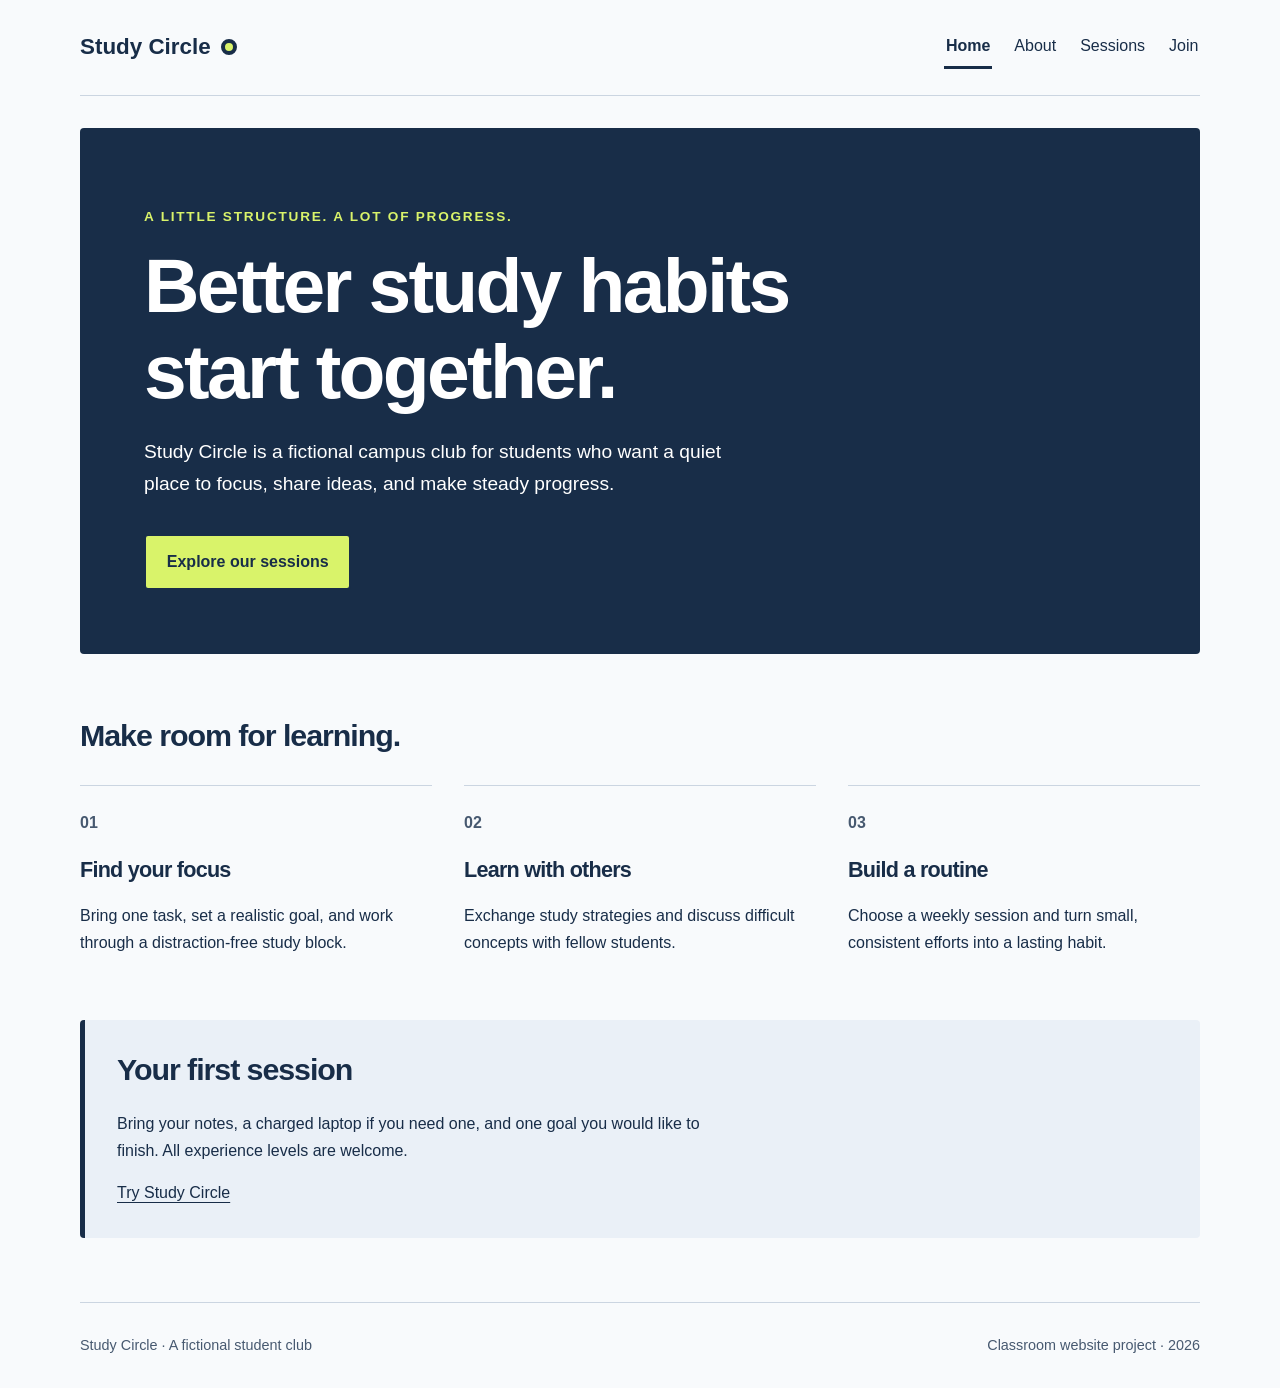
<file: index.html>
<!doctype html>
<html lang="en">
<head>
<meta charset="utf-8">
<meta name="viewport" content="width=device-width, initial-scale=1">
<meta name="description" content="Study Circle: a fictional campus study club for focused learning and peer support.">
<title>Home | Study Circle</title>
<link rel="stylesheet" href="styles.css">
<link rel="icon" type="image/svg+xml" href="data:image/svg+xml,%3Csvg%20xmlns='http://www.w3.org/2000/svg'%20viewBox='0%200%2032%2032'%3E%3Crect%20width='32'%20height='32'%20rx='8'%20fill='%23182d48'/%3E%3Ccircle%20cx='16'%20cy='16'%20r='8'%20fill='none'%20stroke='%23d9f36a'%20stroke-width='4'/%3E%3C/svg%3E">
</head>
<body>
<a class="skip-link" href="#main">Skip to content</a>
<header class="site-header">
<a class="brand" href="index.html">Study Circle<span class="brand-dot" aria-hidden="true">
</span>
</a>
<nav aria-label="Main navigation">
<a href="index.html" aria-current="page">Home</a>
<a href="about.html">About</a>
<a href="sessions.html">Sessions</a>
<a href="join.html">Join</a>
</nav>
</header>
<main id="main">
<section class="hero">
<p class="eyebrow">A little structure. A lot of progress.</p>
<h1>Better study habits<br>start together.</h1>
<p class="lead">Study Circle is a fictional campus club for students who want a quiet place to focus, share ideas, and make steady progress.</p>
<a class="button" href="sessions.html">Explore our sessions</a>
</section>
<section aria-labelledby="benefits">
<h2 id="benefits">Make room for learning.</h2>
<div class="grid">
<article>
<span class="number">01</span>
<h3>Find your focus</h3>
<p>Bring one task, set a realistic goal, and work through a distraction-free study block.</p>
</article>
<article>
<span class="number">02</span>
<h3>Learn with others</h3>
<p>Exchange study strategies and discuss difficult concepts with fellow students.</p>
</article>
<article>
<span class="number">03</span>
<h3>Build a routine</h3>
<p>Choose a weekly session and turn small, consistent efforts into a lasting habit.</p>
</article>
</div>
</section>
<aside class="note">
<h2>Your first session</h2>
<p>Bring your notes, a charged laptop if you need one, and one goal you would like to finish. All experience levels are welcome.</p>
<a href="join.html">Try Study Circle</a>
</aside>
</main>
<footer>
<p>Study Circle · A fictional student club</p>
<p>Classroom website project · 2026</p>
</footer>
</body>
</html>
</file>
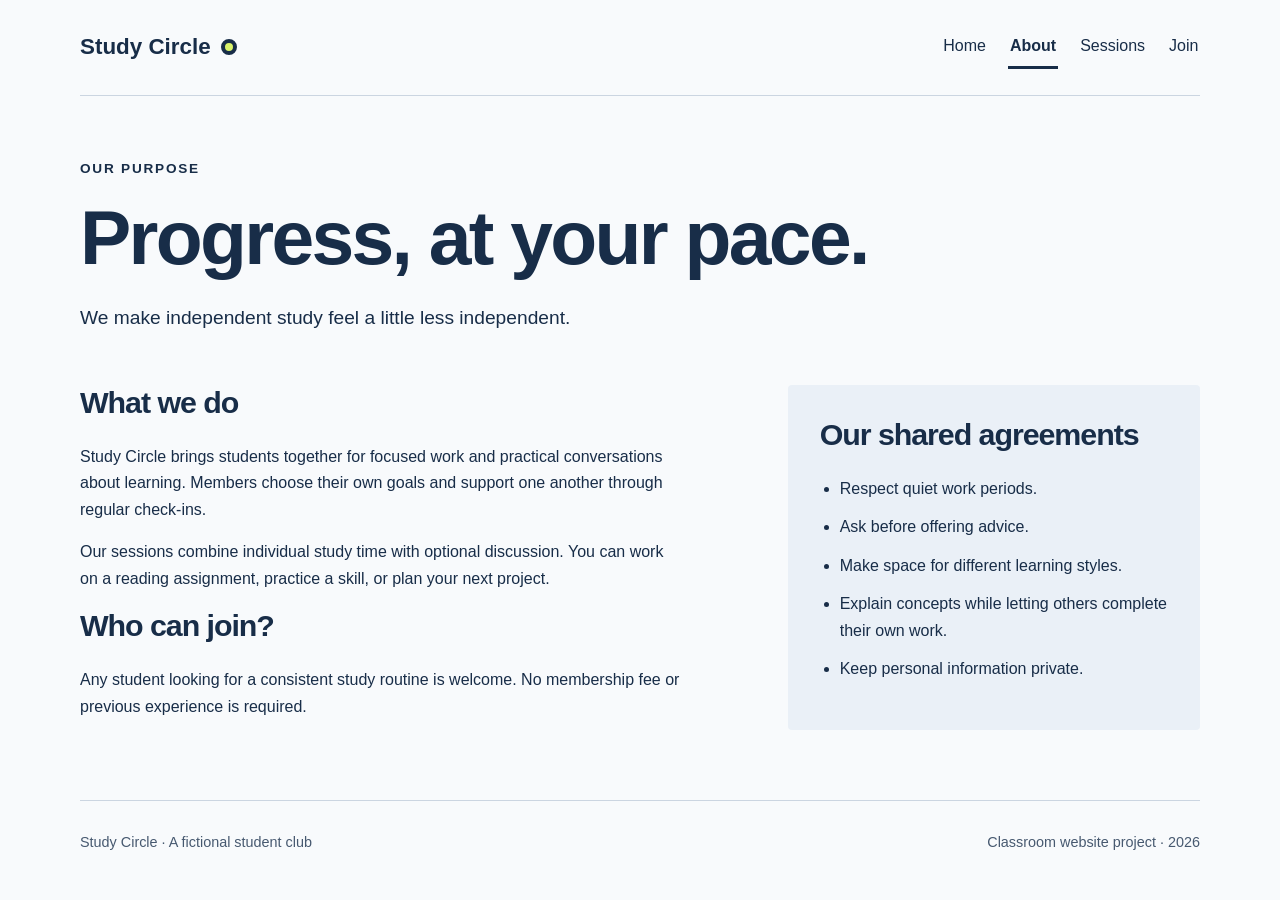
<file: about.html>
<!doctype html>
<html lang="en">
<head>
<meta charset="utf-8">
<meta name="viewport" content="width=device-width, initial-scale=1">
<meta name="description" content="Study Circle: a fictional campus study club for focused learning and peer support.">
<title>About | Study Circle</title>
<link rel="stylesheet" href="styles.css">
<link rel="icon" type="image/svg+xml" href="data:image/svg+xml,%3Csvg%20xmlns='http://www.w3.org/2000/svg'%20viewBox='0%200%2032%2032'%3E%3Crect%20width='32'%20height='32'%20rx='8'%20fill='%23182d48'/%3E%3Ccircle%20cx='16'%20cy='16'%20r='8'%20fill='none'%20stroke='%23d9f36a'%20stroke-width='4'/%3E%3C/svg%3E">
</head>
<body>
<a class="skip-link" href="#main">Skip to content</a>
<header class="site-header">
<a class="brand" href="index.html">Study Circle<span class="brand-dot" aria-hidden="true">
</span>
</a>
<nav aria-label="Main navigation">
<a href="index.html">Home</a>
<a href="about.html" aria-current="page">About</a>
<a href="sessions.html">Sessions</a>
<a href="join.html">Join</a>
</nav>
</header>
<main id="main">
<header class="page-heading">
<p class="eyebrow">Our purpose</p>
<h1>Progress, at your pace.</h1>
<p class="lead">We make independent study feel a little less independent.</p>
</header>
<div class="two-column">
<section>
<h2>What we do</h2>
<p>Study Circle brings students together for focused work and practical conversations about learning. Members choose their own goals and support one another through regular check-ins.</p>
<p>Our sessions combine individual study time with optional discussion. You can work on a reading assignment, practice a skill, or plan your next project.</p>
<h2>Who can join?</h2>
<p>Any student looking for a consistent study routine is welcome. No membership fee or previous experience is required.</p>
</section>
<section class="panel">
<h2>Our shared agreements</h2>
<ul>
<li>Respect quiet work periods.</li>
<li>Ask before offering advice.</li>
<li>Make space for different learning styles.</li>
<li>Explain concepts while letting others complete their own work.</li>
<li>Keep personal information private.</li>
</ul>
</section>
</div>
</main>
<footer>
<p>Study Circle · A fictional student club</p>
<p>Classroom website project · 2026</p>
</footer>
</body>
</html>
</file>
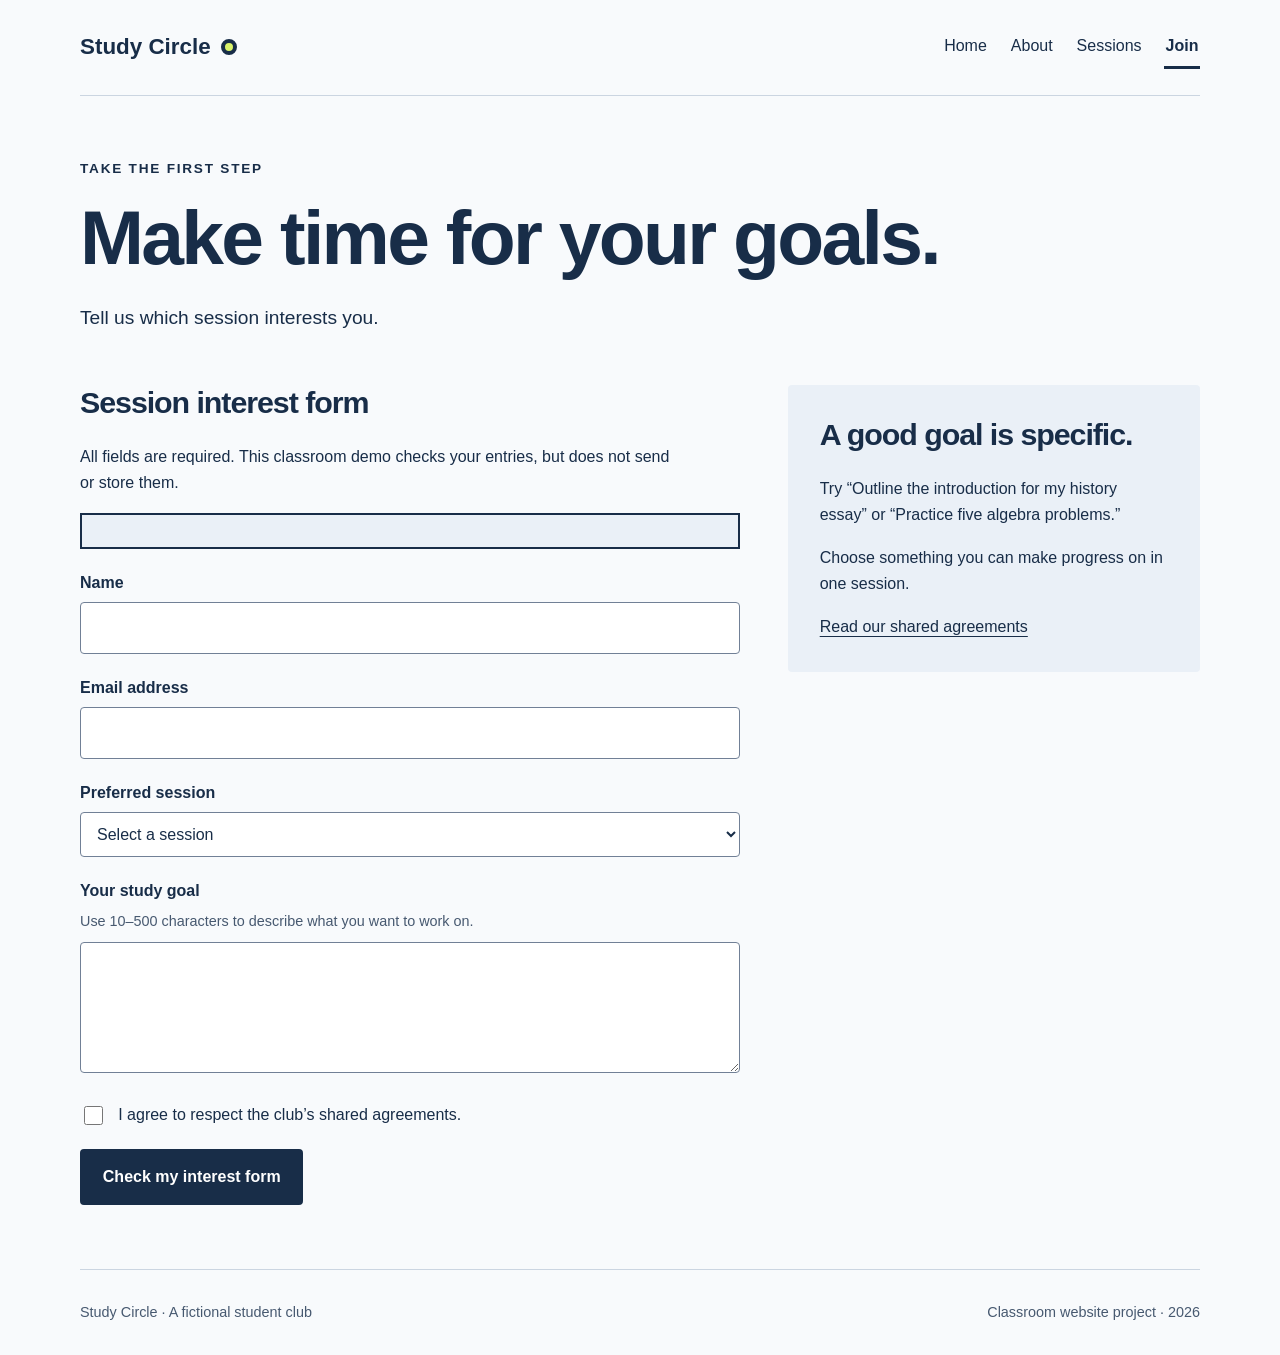
<file: join.html>
<!doctype html>
<html lang="en">
<head>
<meta charset="utf-8">
<meta name="viewport" content="width=device-width, initial-scale=1">
<meta name="description" content="Study Circle: a fictional campus study club for focused learning and peer support.">
<title>Join | Study Circle</title>
<link rel="stylesheet" href="styles.css">
<link rel="icon" type="image/svg+xml" href="data:image/svg+xml,%3Csvg%20xmlns='http://www.w3.org/2000/svg'%20viewBox='0%200%2032%2032'%3E%3Crect%20width='32'%20height='32'%20rx='8'%20fill='%23182d48'/%3E%3Ccircle%20cx='16'%20cy='16'%20r='8'%20fill='none'%20stroke='%23d9f36a'%20stroke-width='4'/%3E%3C/svg%3E">
<script src="script.js" defer>
</script>
</head>
<body>
<a class="skip-link" href="#main">Skip to content</a>
<header class="site-header">
<a class="brand" href="index.html">Study Circle<span class="brand-dot" aria-hidden="true">
</span>
</a>
<nav aria-label="Main navigation">
<a href="index.html">Home</a>
<a href="about.html">About</a>
<a href="sessions.html">Sessions</a>
<a href="join.html" aria-current="page">Join</a>
</nav>
</header>
<main id="main">
<header class="page-heading">
<p class="eyebrow">Take the first step</p>
<h1>Make time for your goals.</h1>
<p class="lead">Tell us which session interests you.</p>
</header>
<div class="two-column">
<section>
<h2>Session interest form</h2>
<p id="form-note">All fields are required. This classroom demo checks your entries, but does not send or store them.</p>
<noscript>
<p class="note">JavaScript is disabled. Your browser can check basic requirements, but enable JavaScript to use the full demonstration.</p>
</noscript>
<form id="join-form" action="join.html" method="get" aria-describedby="form-note">
<div id="form-status" role="status" aria-live="polite" tabindex="-1">
</div>
<div class="field">
<label for="full-name">Name</label>
<input id="full-name" type="text" autocomplete="name" required minlength="2" maxlength="80" aria-describedby="name-error">
<span class="error" id="name-error">
</span>
</div>
<div class="field">
<label for="email">Email address</label>
<input id="email" type="email" autocomplete="email" required maxlength="254" aria-describedby="email-error">
<span class="error" id="email-error">
</span>
</div>
<div class="field">
<label for="session">Preferred session</label>
<select id="session" required aria-describedby="session-error">
<option value="">Select a session</option>
<option value="focus">Focus Lab</option>
<option value="problem-solving">Problem-Solving Circle</option>
<option value="reset">Weekly Reset</option>
</select>
<span class="error" id="session-error">
</span>
</div>
<div class="field">
<label for="goal">Your study goal</label>
<p class="hint" id="goal-hint">Use 10–500 characters to describe what you want to work on.</p>
<textarea id="goal" rows="4" required minlength="10" maxlength="500" aria-describedby="goal-hint goal-error">
</textarea>
<span class="error" id="goal-error">
</span>
</div>
<div class="field">
<label class="check" for="agreement">
<input id="agreement" type="checkbox" required aria-describedby="agreement-error"> I agree to respect the club’s shared agreements.</label>
<span class="error" id="agreement-error">
</span>
</div>
<button type="submit">Check my interest form</button>
</form>
</section>
<aside class="panel">
<h2>A good goal is specific.</h2>
<p>Try “Outline the introduction for my history essay” or “Practice five algebra problems.”</p>
<p>Choose something you can make progress on in one session.</p>
<a href="about.html">Read our shared agreements</a>
</aside>
</div>
</main>
<footer>
<p>Study Circle · A fictional student club</p>
<p>Classroom website project · 2026</p>
</footer>
</body>
</html>
</file>
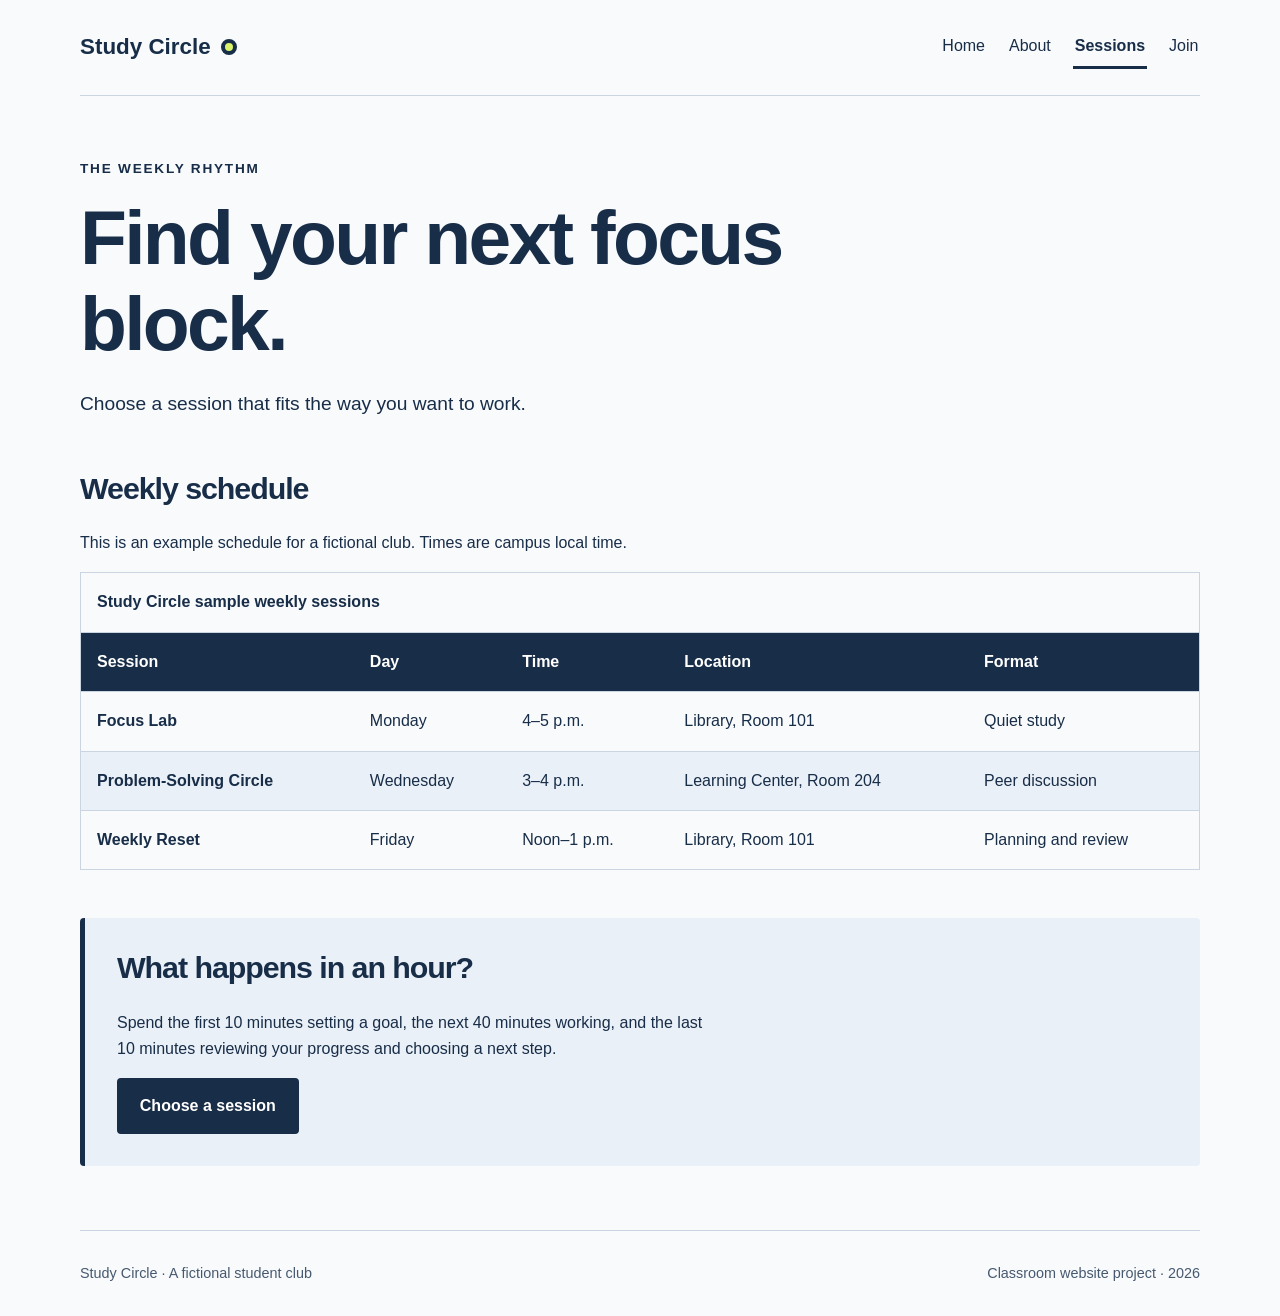
<file: sessions.html>
<!doctype html>
<html lang="en">
<head>
<meta charset="utf-8">
<meta name="viewport" content="width=device-width, initial-scale=1">
<meta name="description" content="Study Circle: a fictional campus study club for focused learning and peer support.">
<title>Sessions | Study Circle</title>
<link rel="stylesheet" href="styles.css">
<link rel="icon" type="image/svg+xml" href="data:image/svg+xml,%3Csvg%20xmlns='http://www.w3.org/2000/svg'%20viewBox='0%200%2032%2032'%3E%3Crect%20width='32'%20height='32'%20rx='8'%20fill='%23182d48'/%3E%3Ccircle%20cx='16'%20cy='16'%20r='8'%20fill='none'%20stroke='%23d9f36a'%20stroke-width='4'/%3E%3C/svg%3E">
</head>
<body>
<a class="skip-link" href="#main">Skip to content</a>
<header class="site-header">
<a class="brand" href="index.html">Study Circle<span class="brand-dot" aria-hidden="true">
</span>
</a>
<nav aria-label="Main navigation">
<a href="index.html">Home</a>
<a href="about.html">About</a>
<a href="sessions.html" aria-current="page">Sessions</a>
<a href="join.html">Join</a>
</nav>
</header>
<main id="main">
<header class="page-heading">
<p class="eyebrow">The weekly rhythm</p>
<h1>Find your next focus block.</h1>
<p class="lead">Choose a session that fits the way you want to work.</p>
</header>
<section aria-labelledby="schedule">
<h2 id="schedule">Weekly schedule</h2>
<p>This is an example schedule for a fictional club. Times are campus local time.</p>
<div class="table-wrap" role="region" aria-label="Weekly schedule; scroll horizontally on small screens" tabindex="0">
<table>
<caption>Study Circle sample weekly sessions</caption>
<thead>
<tr>
<th scope="col">Session</th>
<th scope="col">Day</th>
<th scope="col">Time</th>
<th scope="col">Location</th>
<th scope="col">Format</th>
</tr>
</thead>
<tbody>
<tr>
<th scope="row">Focus Lab</th>
<td>Monday</td>
<td>4–5 p.m.</td>
<td>Library, Room 101</td>
<td>Quiet study</td>
</tr>
<tr>
<th scope="row">Problem-Solving Circle</th>
<td>Wednesday</td>
<td>3–4 p.m.</td>
<td>Learning Center, Room 204</td>
<td>Peer discussion</td>
</tr>
<tr>
<th scope="row">Weekly Reset</th>
<td>Friday</td>
<td>Noon–1 p.m.</td>
<td>Library, Room 101</td>
<td>Planning and review</td>
</tr>
</tbody>
</table>
</div>
</section>
<section class="note">
<h2>What happens in an hour?</h2>
<p>Spend the first 10 minutes setting a goal, the next 40 minutes working, and the last 10 minutes reviewing your progress and choosing a next step.</p>
<a class="button" href="join.html">Choose a session</a>
</section>
</main>
<footer>
<p>Study Circle · A fictional student club</p>
<p>Classroom website project · 2026</p>
</footer>
</body>
</html>
</file>
<file: styles.css>
/* Shared colors and spacing keep all four pages consistent. */
:root { --ink: #182d48; --muted: #475970; --paper: #f8fafc; --accent: #d9f36a; --line: #cbd5e1; }
* { box-sizing: border-box; }
body { margin: 0; color: var(--ink); background: var(--paper); font-family: Arial, Helvetica, sans-serif; font-size: 1rem; line-height: 1.65; }
a { color: var(--ink); text-underline-offset: .25em; }
a:hover { text-decoration-thickness: 3px; }
:focus-visible { outline: 3px solid #245db5; outline-offset: 4px; }
.skip-link { position: absolute; top: -100px; left: 1rem; padding: .7rem; background: white; z-index: 10; }
.skip-link:focus { top: 1rem; }
.site-header, main, footer { width: min(1120px, calc(100% - 3rem)); margin-inline: auto; }
.site-header { display: flex; align-items: center; justify-content: space-between; gap: 1rem; padding-block: 1.6rem; border-bottom: 1px solid var(--line); }
.brand { display: inline-flex; align-items: center; gap: .65rem; font-size: 1.4rem; font-weight: 800; text-decoration: none; }
.brand-dot { width: 1rem; height: 1rem; border: 4px solid var(--ink); border-radius: 50%; background: var(--accent); }
nav { display: flex; flex-wrap: wrap; gap: .4rem 1.3rem; }
nav a { padding: .45rem .1rem; text-decoration: none; }
nav a[aria-current="page"] { font-weight: 700; border-bottom: 3px solid var(--ink); }
main { min-height: 70vh; padding-bottom: 4rem; }
h1, h2, h3 { line-height: 1.12; letter-spacing: -.035em; }
h1 { font-size: clamp(2.5rem, 6vw, 4.9rem); max-width: 900px; margin: .6rem 0 1.4rem; }
h2 { font-size: 1.9rem; margin-top: 0; }
h3 { font-size: 1.35rem; }
p { max-width: 68ch; }
.hero { background: var(--ink); color: white; margin-block: 2rem 4rem; padding: clamp(1.5rem, 5vw, 4rem); border-radius: 4px; }
.eyebrow { font-size: .85rem; font-weight: 700; text-transform: uppercase; letter-spacing: .13em; }
.hero .eyebrow { color: var(--accent); }
.lead { font-size: 1.2rem; max-width: 58ch; }
.button, button { display: inline-block; border: 2px solid var(--ink); background: var(--ink); color: white; padding: .8rem 1.3rem; border-radius: 4px; font: inherit; font-weight: 700; text-decoration: none; cursor: pointer; }
.hero .button { background: var(--accent); color: var(--ink); margin-top: 1rem; }
button:hover, .button:hover { filter: brightness(.9); }
.grid { display: grid; grid-template-columns: repeat(3, 1fr); gap: 2rem; margin-block: 2rem; }
.grid article { border-top: 1px solid var(--line); padding-top: 1.5rem; }
.number { font-weight: 700; color: var(--muted); }
.note, .panel { background: #eaf0f7; padding: 2rem; border-radius: 4px; }
.note { margin-top: 3rem; border-left: 5px solid var(--ink); }
.page-heading { padding-block: 3rem 2rem; }
.two-column { display: grid; grid-template-columns: 1.6fr 1fr; gap: 3rem; align-items: start; }
.panel li { margin-block: .75rem; }
.panel ul { padding-left: 1.25rem; }
.table-wrap { overflow-x: auto; border: 1px solid var(--line); }
table { width: 100%; border-collapse: collapse; text-align: left; }
caption { text-align: left; padding: 1rem; font-weight: 700; }
th, td { padding: 1rem; border-top: 1px solid var(--line); vertical-align: top; }
thead { background: var(--ink); color: white; }
tbody tr:nth-child(even) { background: #eaf0f7; }
.field { margin-block: 1.3rem; }
label { display: block; font-weight: 700; margin-bottom: .35rem; }
input, select, textarea { width: 100%; padding: .75rem; border: 1px solid #718096; border-radius: 4px; background: white; color: var(--ink); font: inherit; }
textarea { resize: vertical; }
.hint { margin: .25rem 0 .5rem; color: var(--muted); font-size: .9rem; }
.check { display: flex; align-items: start; gap: .75rem; font-weight: 400; }
input[type="checkbox"] { width: 1.2rem; height: 1.2rem; flex-shrink: 0; margin-top: .25rem; }
.error { display: block; color: #a51e20; font-size: .9rem; }
[aria-invalid="true"] { border: 2px solid #a51e20; }
#form-status:not(:empty) { padding: 1rem; border: 2px solid var(--ink); background: #eaf0f7; margin-block: 1rem; }
footer { display: flex; justify-content: space-between; gap: 1rem; border-top: 1px solid var(--line); padding-block: 1rem; color: var(--muted); font-size: .9rem; }
@media (max-width: 700px) { .site-header { align-items: start; flex-direction: column; } .grid, .two-column { grid-template-columns: 1fr; gap: 1.5rem; } .hero { margin-bottom: 2.5rem; } .page-heading { padding-top: 2rem; } footer { flex-direction: column; gap: 0; } th, td { padding: .75rem; } }
@media (prefers-reduced-motion: no-preference) { a, button { transition: background-color .15s ease; } }
</file>
